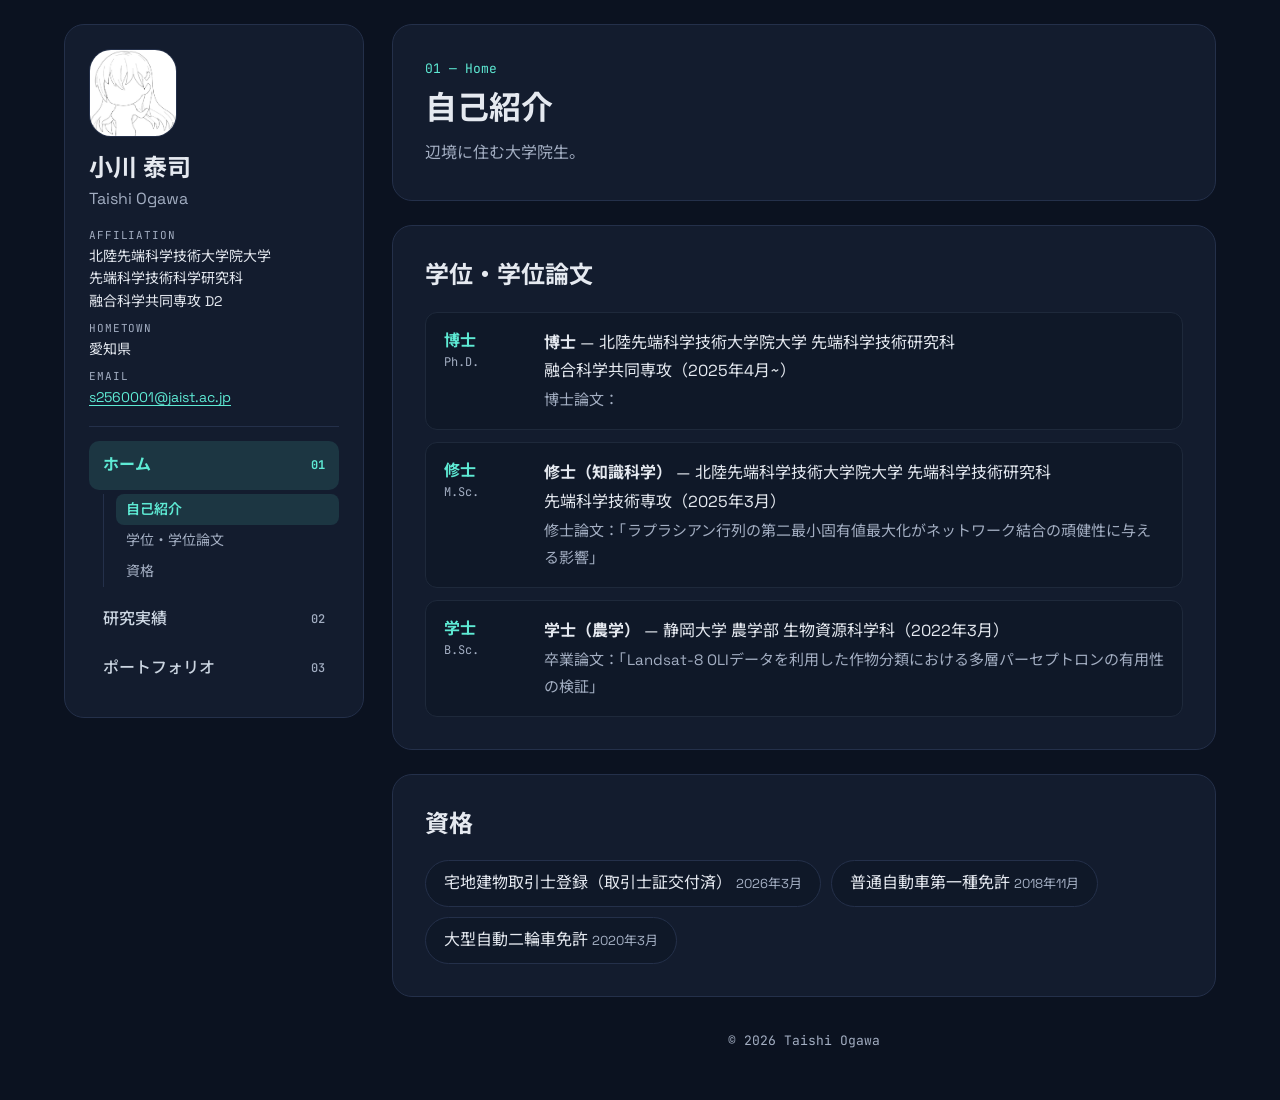
<file: index.html>
<!doctype html>
<html lang="ja">
<head>
  <meta charset="utf-8">
  <meta name="viewport" content="width=device-width, initial-scale=1">
  <title>小川 泰司 (Taishi Ogawa) | JAIST ネットワーク科学</title>
  <meta name="description" content="北陸先端科学技術大学院大学（JAIST）融合科学共同専攻 博士後期課程の小川泰司（Taishi Ogawa）の個人サイト。ネットワーク科学・ネットワークの頑健性に関する研究、学位、資格を掲載しています。">
  <link rel="canonical" href="https://sayo-hina0320.github.io/">
  <!-- SNSで共有したときの表示（OGP） -->
  <meta property="og:type" content="profile">
  <meta property="og:site_name" content="小川 泰司 (Taishi Ogawa)">
  <meta property="og:title" content="小川 泰司 (Taishi Ogawa) | JAIST ネットワーク科学">
  <meta property="og:description" content="北陸先端科学技術大学院大学（JAIST）融合科学共同専攻 博士後期課程の小川泰司（Taishi Ogawa）の個人サイト。ネットワーク科学・ネットワークの頑健性に関する研究、学位、資格を掲載しています。">
  <meta property="og:url" content="https://sayo-hina0320.github.io/">
  <meta property="og:image" content="https://sayo-hina0320.github.io/assets/img/my_photo.jpg">
  <meta property="og:locale" content="ja_JP">
  <meta name="twitter:card" content="summary">
  <!-- 検索エンジン向けの人物情報（構造化データ）。researchmap などのURLができたら sameAs の [ ] の中に "URL" をカンマ区切りで追加 -->
  <script type="application/ld+json">
  {
    "@context": "https://schema.org",
    "@type": "Person",
    "name": "小川 泰司",
    "alternateName": ["Taishi Ogawa", "小川泰司"],
    "url": "https://sayo-hina0320.github.io/",
    "image": "https://sayo-hina0320.github.io/assets/img/my_photo.jpg",
    "jobTitle": "博士後期課程2年",
    "affiliation": {
      "@type": "CollegeOrUniversity",
      "name": "北陸先端科学技術大学院大学",
      "alternateName": "JAIST",
      "url": "https://www.jaist.ac.jp/",
      "department": { "@type": "Organization", "name": "先端科学技術研究科 融合科学共同専攻" }
    },
    "knowsAbout": ["ネットワーク科学", "Network Science", "複雑ネットワーク", "Complex Networks", "ネットワークの頑健性", "Network Robustness"],
    "memberOf": { "@type": "Organization", "name": "電子情報通信学会" },
    "sameAs": []
  }
  </script>
  <link rel="preconnect" href="https://fonts.googleapis.com">
  <link rel="preconnect" href="https://fonts.gstatic.com" crossorigin>
  <link href="https://fonts.googleapis.com/css2?family=Space+Grotesk:wght@400;500;700&family=JetBrains+Mono:wght@400;500&family=Noto+Sans+JP:wght@400;500;700&display=swap" rel="stylesheet">
  <link rel="stylesheet" href="assets/css/style.css">
</head>
<body data-page="home">
  <a class="skip-link" href="#main">本文へスキップ</a>
  <nav id="mobile-bar" class="mobile-bar" aria-label="メインメニュー（スマホ）"></nav>

  <div class="layout">
    <aside id="sidebar" class="sidebar">
      <noscript><a href="index.html">ホーム</a> / <a href="research.html">研究実績</a> / <a href="portfolio.html">ポートフォリオ</a></noscript>
    </aside>

    <main id="main" class="content">

      <!-- ===== 自己紹介 ===== -->
      <section id="about" class="card" data-nav="自己紹介">
        <p class="eyebrow">01 — Home</p>
        <h2 class="page-title">自己紹介</h2>
        <p class="lead">辺境に住む大学院生。</p>
      </section>

      <!-- ===== 学位・学位論文 ===== -->
      <section id="degrees" class="card" data-nav="学位・学位論文">
        <h2 class="card-title">学位・学位論文</h2>
        <div class="degree-list">
          <div class="degree">
            <span class="degree-label">博士<small>Ph.D.</small></span>
            <div class="degree-body">
              <p><strong>博士</strong> — 北陸先端科学技術大学院大学 先端科学技術研究科<br>融合科学共同専攻（2025年4月~）</p>
              <p class="thesis">博士論文：</p>
            </div>
          </div>
          <div class="degree">
            <span class="degree-label">修士<small>M.Sc.</small></span>
            <div class="degree-body">
              <p><strong>修士（知識科学）</strong> — 北陸先端科学技術大学院大学 先端科学技術研究科<br>先端科学技術専攻（2025年3月）</p>
              <p class="thesis">修士論文：「ラプラシアン行列の第二最小固有値最大化がネットワーク結合の頑健性に与える影響」</p>
            </div>
          </div>
          <div class="degree">
            <span class="degree-label">学士<small>B.Sc.</small></span>
            <div class="degree-body">
              <p><strong>学士（農学）</strong> — 静岡大学 農学部 生物資源科学科（2022年3月）</p>
              <p class="thesis">卒業論文：「Landsat-8 OLIデータを利用した作物分類における多層パーセプトロンの有用性の検証」</p>
            </div>
          </div>
        </div>
      </section>

      <!-- ===== 資格 ===== -->
      <section id="certifications" class="card" data-nav="資格">
        <h2 class="card-title">資格</h2>
        <!-- 資格を追加するときは <li>〜</li> を1行コピーしてください -->
        <ul class="chips">
          <li>宅地建物取引士登録（取引士証交付済）<span class="year">2026年3月</span></li>
          <li>普通自動車第一種免許<span class="year">2018年11月</span></li>
          <li>大型自動二輪車免許<span class="year">2020年3月</span></li>
        </ul>
      </section>

      <footer id="footer" class="footer"></footer>
    </main>
  </div>

  <script src="assets/js/profile.js"></script>
  <script src="assets/js/main.js"></script>
</body>
</html>
</file>
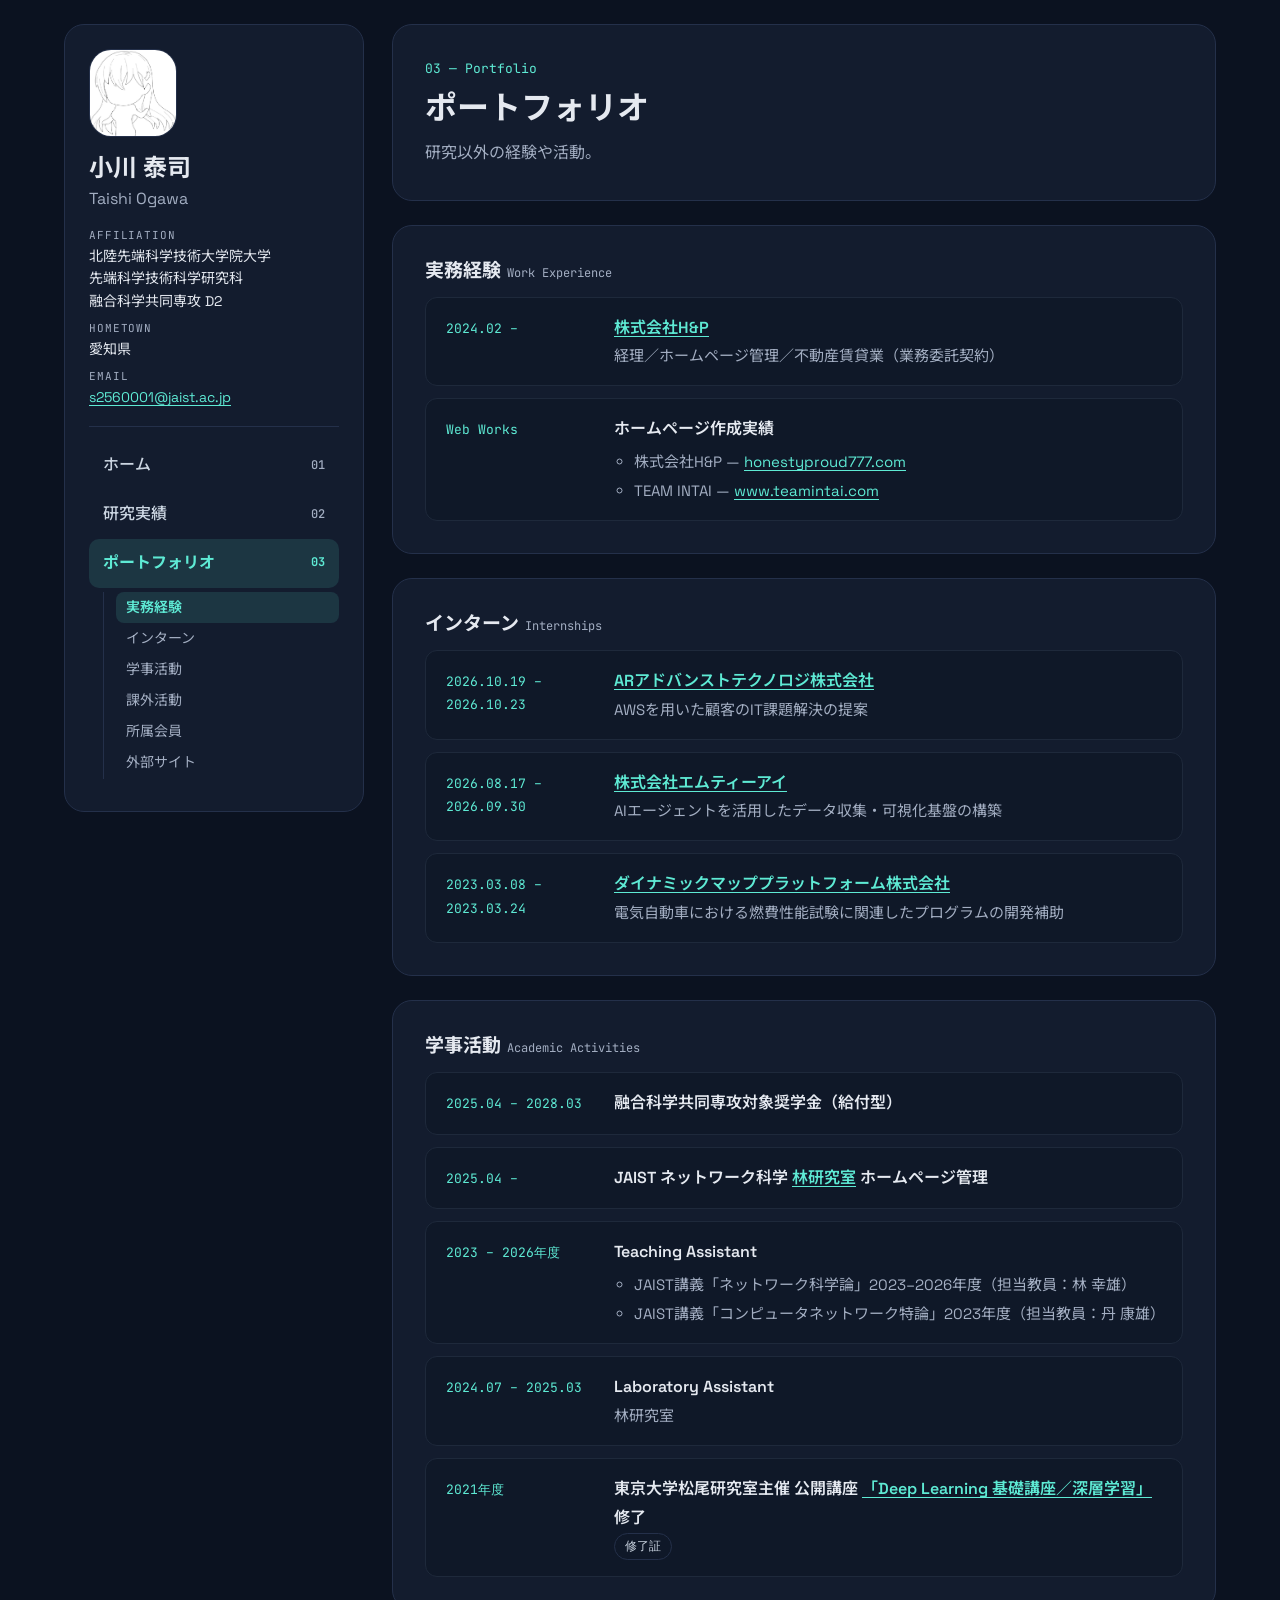
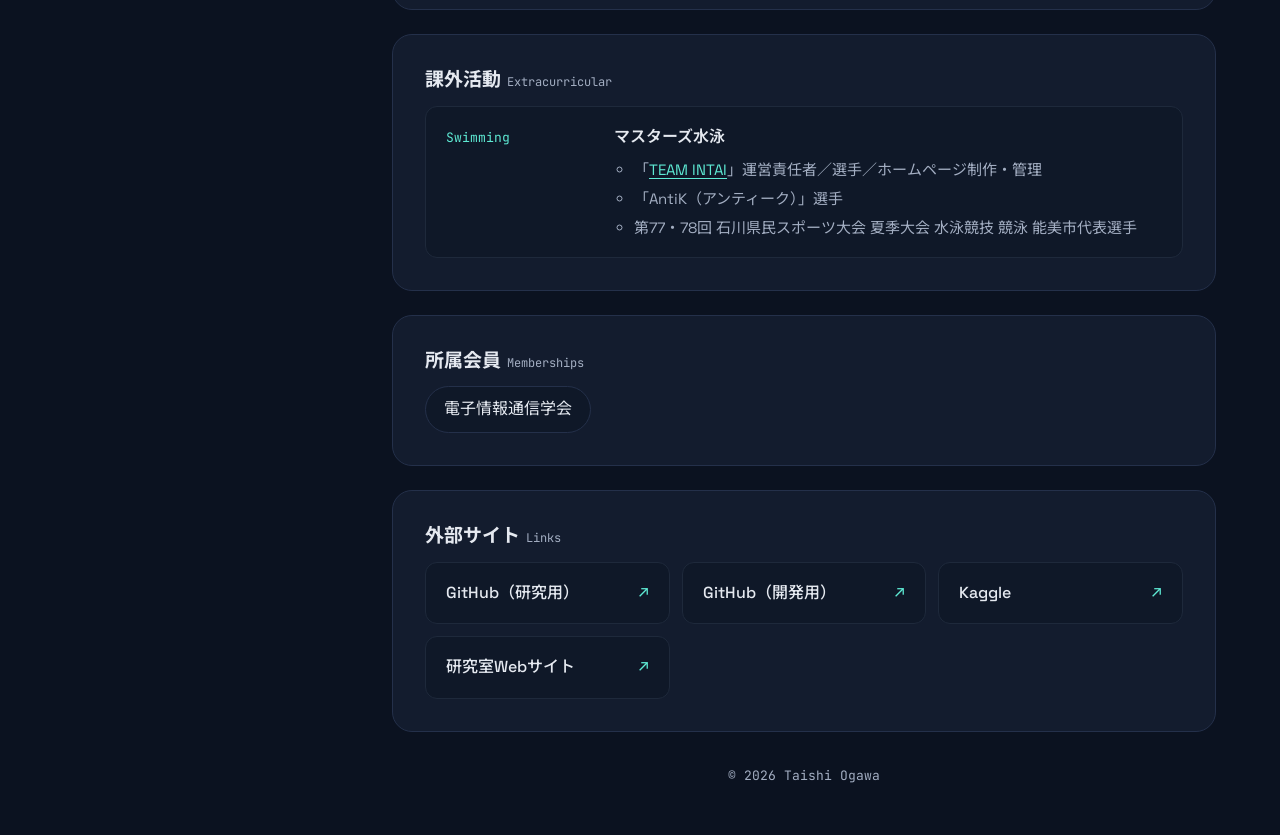
<file: portfolio.html>
<!doctype html>
<html lang="ja">
<head>
  <meta charset="utf-8">
  <meta name="viewport" content="width=device-width, initial-scale=1">
  <title>ポートフォリオ | 小川 泰司 (Taishi Ogawa)</title>
  <meta name="description" content="小川泰司（Taishi Ogawa, JAIST）のポートフォリオ。実務経験、インターン、TA などの学事活動、課外活動、所属学会、外部リンクを掲載しています。">
  <link rel="canonical" href="https://sayo-hina0320.github.io/portfolio.html">
  <!-- SNSで共有したときの表示（OGP） -->
  <meta property="og:type" content="website">
  <meta property="og:site_name" content="小川 泰司 (Taishi Ogawa)">
  <meta property="og:title" content="ポートフォリオ | 小川 泰司 (Taishi Ogawa)">
  <meta property="og:description" content="小川泰司（Taishi Ogawa, JAIST）のポートフォリオ。実務経験、インターン、TA などの学事活動、課外活動、所属学会、外部リンクを掲載しています。">
  <meta property="og:url" content="https://sayo-hina0320.github.io/portfolio.html">
  <meta property="og:image" content="https://sayo-hina0320.github.io/assets/img/my_photo.jpg">
  <meta property="og:locale" content="ja_JP">
  <meta name="twitter:card" content="summary">
  <link rel="preconnect" href="https://fonts.googleapis.com">
  <link rel="preconnect" href="https://fonts.gstatic.com" crossorigin>
  <link href="https://fonts.googleapis.com/css2?family=Space+Grotesk:wght@400;500;700&family=JetBrains+Mono:wght@400;500&family=Noto+Sans+JP:wght@400;500;700&display=swap" rel="stylesheet">
  <link rel="stylesheet" href="assets/css/style.css">
</head>
<body data-page="portfolio">
  <a class="skip-link" href="#main">本文へスキップ</a>
  <nav id="mobile-bar" class="mobile-bar" aria-label="メインメニュー（スマホ）"></nav>

  <div class="layout">
    <aside id="sidebar" class="sidebar">
      <noscript><a href="index.html">ホーム</a> / <a href="research.html">研究実績</a> / <a href="portfolio.html">ポートフォリオ</a></noscript>
    </aside>

    <main id="main" class="content">

      <section class="card">
        <p class="eyebrow">03 — Portfolio</p>
        <h2 class="page-title">ポートフォリオ</h2>
        <p class="lead">研究以外の経験や活動。</p>
      </section>

      <!-- ===== 実務経験 ===== -->
      <section id="work" class="card" data-nav="実務経験">
        <h2 class="sub-title">実務経験<span class="en">Work Experience</span></h2>
        <ul class="timeline">
          <li>
            <span class="period">2024.02 –</span>
            <div class="body">
              <p class="org"><a href="https://honestyproud777.com/" target="_blank" rel="noopener">株式会社H&amp;P</a></p>
              <p class="desc">経理／ホームページ管理／不動産賃貸業（業務委託契約）</p>
            </div>
          </li>
          <li>
            <span class="period">Web Works</span>
            <div class="body">
              <p class="org">ホームページ作成実績</p>
              <ul class="plain-list desc">
                <li>株式会社H&amp;P — <a href="https://honestyproud777.com" target="_blank" rel="noopener">honestyproud777.com</a></li>
                <li>TEAM INTAI — <a href="https://www.teamintai.com" target="_blank" rel="noopener">www.teamintai.com</a></li>
              </ul>
            </div>
          </li>
        </ul>
      </section>

      <!-- ===== インターン ===== -->
      <section id="internship" class="card" data-nav="インターン">
        <h2 class="sub-title">インターン<span class="en">Internships</span></h2>
        <ul class="timeline">
          <li>
            <span class="period">2026.10.19 – 2026.10.23</span>
            <div class="body">
              <p class="org"><a href="https://ari-jp.com/" target="_blank" rel="noopener">ARアドバンストテクノロジ株式会社</a></p>
              <p class="desc">AWSを用いた顧客のIT課題解決の提案</p>
            </div>
          </li>
          <li>
            <span class="period">2026.08.17 – 2026.09.30</span>
            <div class="body">
              <p class="org"><a href="https://www.mti.co.jp/" target="_blank" rel="noopener">株式会社エムティーアイ</a></p>
              <p class="desc">AIエージェントを活用したデータ収集・可視化基盤の構築</p>
            </div>
          </li>
          <li>
            <span class="period">2023.03.08 – 2023.03.24</span>
            <div class="body">
              <p class="org"><a href="https://www.dynamic-maps.co.jp/" target="_blank" rel="noopener">ダイナミックマッププラットフォーム株式会社</a></p>
              <p class="desc">電気自動車における燃費性能試験に関連したプログラムの開発補助</p>
            </div>
          </li>
        </ul>
      </section>

      <!-- ===== 学事活動 ===== -->
      <section id="academic" class="card" data-nav="学事活動">
        <h2 class="sub-title">学事活動<span class="en">Academic Activities</span></h2>
        <ul class="timeline">
          <li>
            <span class="period">2025.04 – 2028.03</span>
            <div class="body">
              <p class="org">融合科学共同専攻対象奨学金（給付型）</p>
            </div>
          </li>
          <li>
            <span class="period">2025.04 –</span>
            <div class="body">
              <p class="org">JAIST ネットワーク科学 <a href="https://ds9.jaist.ac.jp/" target="_blank" rel="noopener">林研究室</a> ホームページ管理</p>
            </div>
          </li>
          <li>
            <span class="period">2023 – 2026年度</span>
            <div class="body">
              <p class="org">Teaching Assistant</p>
              <ul class="plain-list desc">
                <li>JAIST講義「ネットワーク科学論」2023–2026年度（担当教員：林 幸雄）</li>
                <li>JAIST講義「コンピュータネットワーク特論」2023年度（担当教員：丹 康雄）</li>
              </ul>
            </div>
          </li>
          <li>
            <span class="period">2024.07 – 2025.03</span>
            <div class="body">
              <p class="org">Laboratory Assistant</p>
              <p class="desc">林研究室</p>
            </div>
          </li>
          <li>
            <span class="period">2021年度</span>
            <div class="body">
              <p class="org">東京大学松尾研究室主催 公開講座 <a href="https://deeplearning.jp/lectures/dlb2021/" target="_blank" rel="noopener">「Deep Learning 基礎講座／深層学習」</a> 修了</p>
              <p class="pub-links"><a class="tag" href="https://drive.google.com/file/d/1dQVHRZHRpOtZf7r0ILE9ghtz9gCQue0J/view?usp=sharing" target="_blank" rel="noopener">修了証</a></p>
            </div>
          </li>
        </ul>
      </section>

      <!-- ===== 課外活動 ===== -->
      <section id="extracurricular" class="card" data-nav="課外活動">
        <h2 class="sub-title">課外活動<span class="en">Extracurricular</span></h2>
        <ul class="timeline">
          <li>
            <span class="period">Swimming</span>
            <div class="body">
              <p class="org">マスターズ水泳</p>
              <ul class="plain-list desc">
                <li>「<a href="https://www.teamintai.com/" target="_blank" rel="noopener">TEAM INTAI</a>」運営責任者／選手／ホームページ制作・管理</li>
                <li>「AntiK（アンティーク）」選手</li>
                <li>第77・78回 石川県民スポーツ大会 夏季大会 水泳競技 競泳 能美市代表選手</li>
              </ul>
            </div>
          </li>
        </ul>
      </section>

      <!-- ===== 所属会員 ===== -->
      <section id="memberships" class="card" data-nav="所属会員">
        <h2 class="sub-title">所属会員<span class="en">Memberships</span></h2>
        <ul class="chips">
          <li>電子情報通信学会</li>
        </ul>
      </section>

      <!-- ===== 外部サイト ===== -->
      <section id="links" class="card" data-nav="外部サイト">
        <h2 class="sub-title">外部サイト<span class="en">Links</span></h2>
        <!-- href="#" の # を、各サイトのURLに書き換えてください -->
        <div class="link-grid">
          <a class="link-card" href="https://github.com/ot0620" target="_blank" rel="noopener">GitHub（研究用）<span class="arrow" aria-hidden="true">↗</span></a>
          <a class="link-card" href="https://github.com/sayo-hina0320" target="_blank" rel="noopener">GitHub（開発用）<span class="arrow" aria-hidden="true">↗</span></a>
          <a class="link-card" href="https://www.kaggle.com/decr0s" target="_blank" rel="noopener">Kaggle<span class="arrow" aria-hidden="true">↗</span></a>
          <a class="link-card" href="https://ds9.jaist.ac.jp/" target="_blank" rel="noopener">研究室Webサイト<span class="arrow" aria-hidden="true">↗</span></a>
        </div>
      </section>

      <footer id="footer" class="footer"></footer>
    </main>
  </div>

  <script src="assets/js/profile.js"></script>
  <script src="assets/js/main.js"></script>
</body>
</html>
</file>
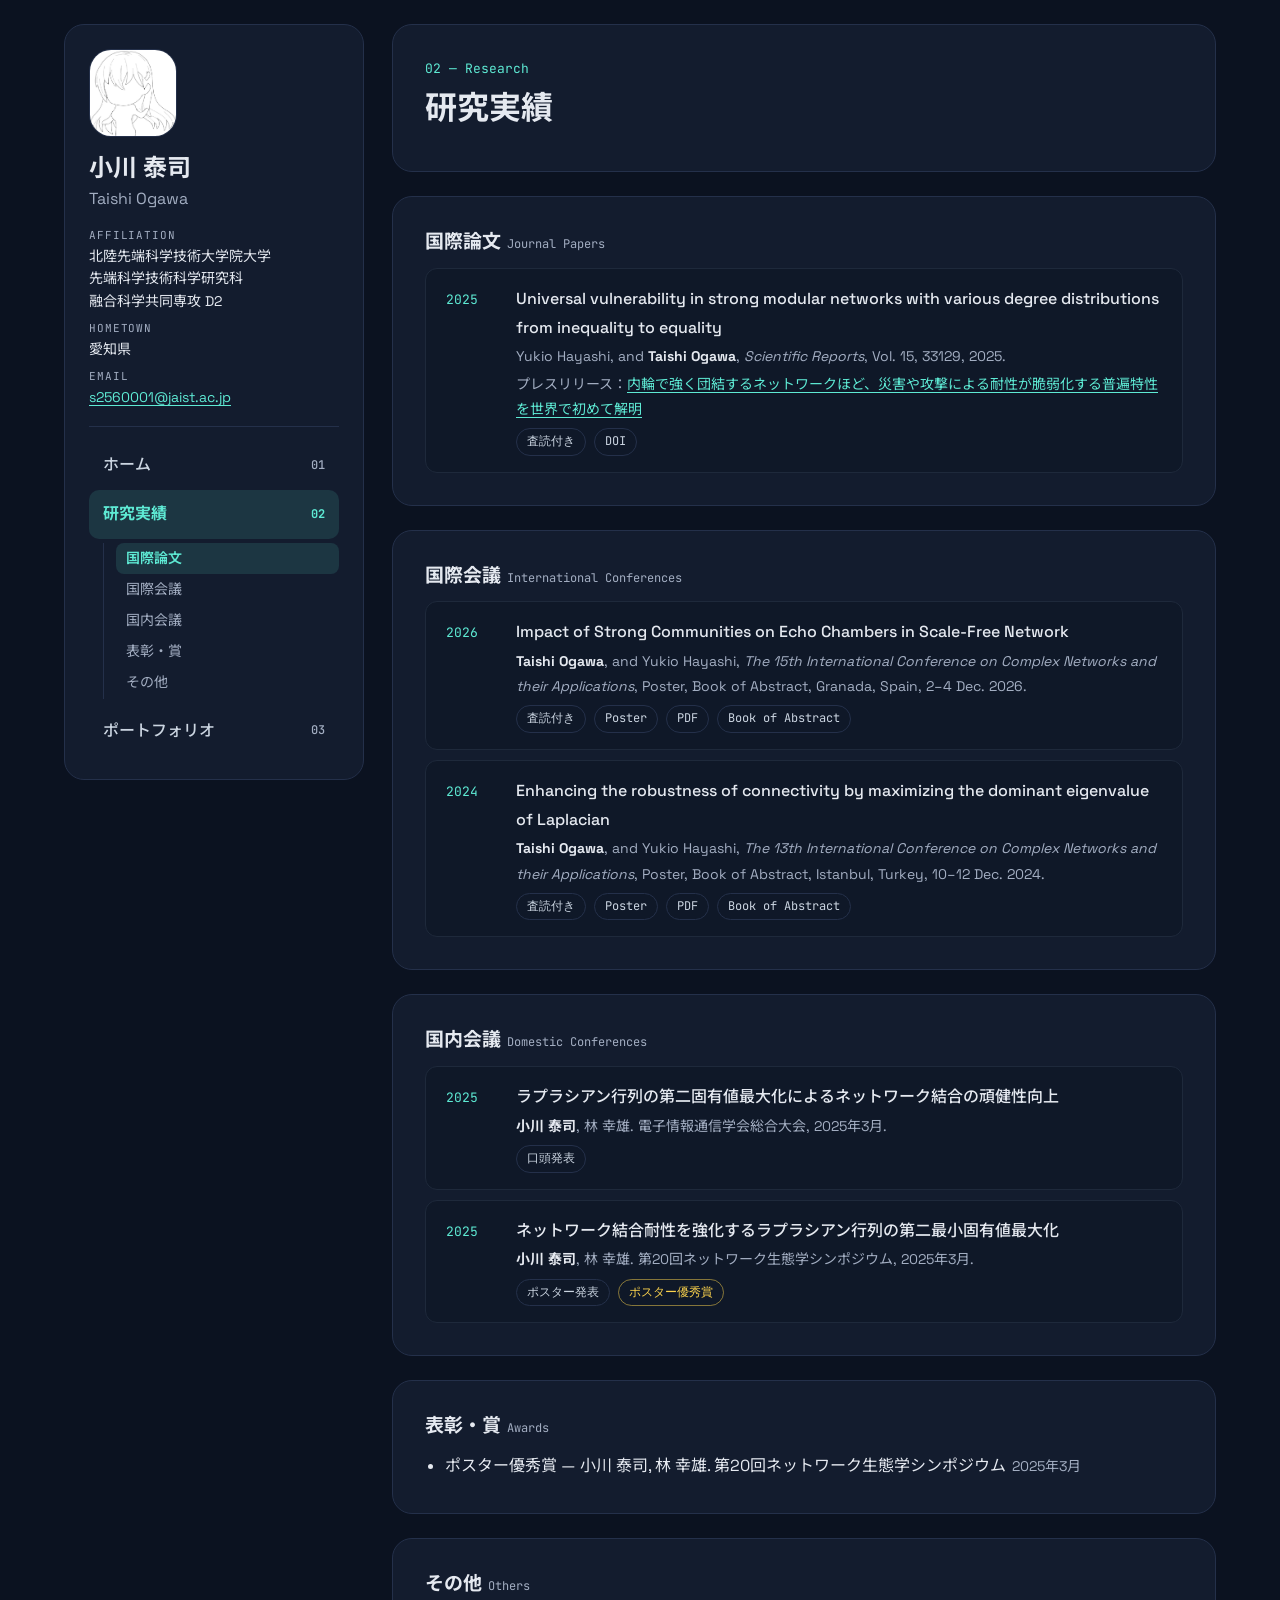
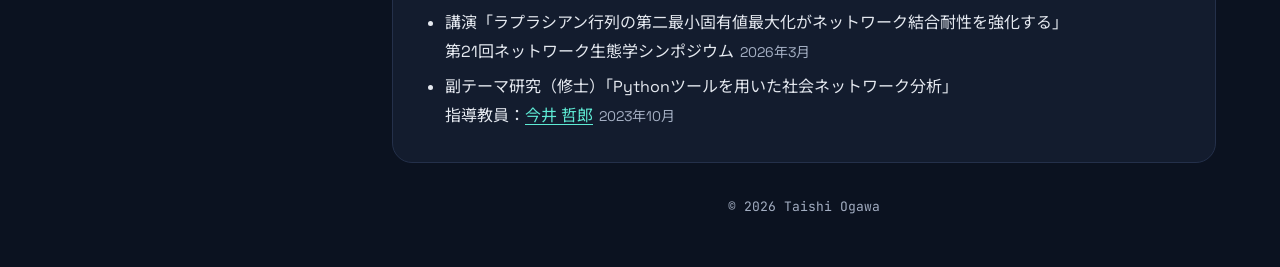
<file: research.html>
<!doctype html>
<html lang="ja">
<head>
  <meta charset="utf-8">
  <meta name="viewport" content="width=device-width, initial-scale=1">
  <title>研究実績 | 小川 泰司 (Taishi Ogawa)</title>
  <meta name="description" content="小川泰司（Taishi Ogawa, JAIST）の研究実績。Scientific Reports 掲載論文、国際会議 Complex Networks 2024、電子情報通信学会総合大会などの発表、受賞歴を掲載しています。">
  <link rel="canonical" href="https://sayo-hina0320.github.io/research.html">
  <!-- SNSで共有したときの表示（OGP） -->
  <meta property="og:type" content="website">
  <meta property="og:site_name" content="小川 泰司 (Taishi Ogawa)">
  <meta property="og:title" content="研究実績 | 小川 泰司 (Taishi Ogawa)">
  <meta property="og:description" content="小川泰司（Taishi Ogawa, JAIST）の研究実績。Scientific Reports 掲載論文、国際会議 Complex Networks 2024、電子情報通信学会総合大会などの発表、受賞歴を掲載しています。">
  <meta property="og:url" content="https://sayo-hina0320.github.io/research.html">
  <meta property="og:image" content="https://sayo-hina0320.github.io/assets/img/my_photo.jpg">
  <meta property="og:locale" content="ja_JP">
  <meta name="twitter:card" content="summary">
  <link rel="preconnect" href="https://fonts.googleapis.com">
  <link rel="preconnect" href="https://fonts.gstatic.com" crossorigin>
  <link href="https://fonts.googleapis.com/css2?family=Space+Grotesk:wght@400;500;700&family=JetBrains+Mono:wght@400;500&family=Noto+Sans+JP:wght@400;500;700&display=swap" rel="stylesheet">
  <link rel="stylesheet" href="assets/css/style.css">
</head>
<body data-page="research">
  <a class="skip-link" href="#main">本文へスキップ</a>
  <nav id="mobile-bar" class="mobile-bar" aria-label="メインメニュー（スマホ）"></nav>

  <div class="layout">
    <aside id="sidebar" class="sidebar">
      <noscript><a href="index.html">ホーム</a> / <a href="research.html">研究実績</a> / <a href="portfolio.html">ポートフォリオ</a></noscript>
    </aside>

    <main id="main" class="content">

      <section class="card">
        <p class="eyebrow">02 — Research</p>
        <h2 class="page-title">研究実績</h2>
        <p class="lead"></p>
      </section>

      <!--
        ===== 業績の書き方 =====
        1件追加するときは <li class="pub"> 〜 </li> のまとまりを丸ごとコピーして、新しい順に並べてください。
        自分の名前は <span class="me">〜</span> で囲むと強調表示されます。
        リンクが不要なら <p class="pub-links"> の行を消してください。
      -->

      <!-- ===== 国際論文 ===== -->
      <section id="journals" class="card" data-nav="国際論文">
        <h2 class="sub-title">国際論文<span class="en">Journal Papers</span></h2>
        <ol class="pub-list">
          <li class="pub">
            <span class="pub-year">2025</span>
            <div class="pub-body">
              <p class="pub-title">Universal vulnerability in strong modular networks with various degree distributions from inequality to equality</p>
              <p class="pub-meta">Yukio Hayashi, and <span class="me">Taishi Ogawa</span>, <em>Scientific Reports</em>, Vol. 15, 33129, 2025.</p>
              <p class="pub-meta">プレスリリース：<a href="https://www.jaist.ac.jp/whatsnew/press/2025/10/16-1.html" target="_blank" rel="noopener">内輪で強く団結するネットワークほど、災害や攻撃による耐性が脆弱化する普遍特性を世界で初めて解明</a></p>
              <p class="pub-links"><span class="tag">査読付き</span><a class="tag" href="https://doi.org/10.1038/s41598-025-17794-5" target="_blank" rel="noopener">DOI</a></p>
            </div>
          </li>
        </ol>
      </section>

      <!-- ===== 国際会議 ===== -->
      <section id="intl-conf" class="card" data-nav="国際会議">
        <h2 class="sub-title">国際会議<span class="en">International Conferences</span></h2>
        <ol class="pub-list">
          <li class="pub">
            <span class="pub-year">2026</span>
            <div class="pub-body">
              <p class="pub-title">Impact of Strong Communities on Echo Chambers in Scale-Free Network</p>
              <p class="pub-meta"><span class="me">Taishi Ogawa</span>, and Yukio Hayashi, <em>The 15th International Conference on Complex Networks and their Applications</em>, Poster, Book of Abstract, Granada, Spain, 2–4 Dec. 2026.</p>
              <p class="pub-links"><span class="tag">査読付き</span><span class="tag">Poster</span><a class="tag" href="" target="_blank" rel="noopener">PDF</a><a class="tag" href="" target="_blank" rel="noopener">Book of Abstract</a></p>
            </div>
          </li>
          <li class="pub">
            <span class="pub-year">2024</span>
            <div class="pub-body">
              <p class="pub-title">Enhancing the robustness of connectivity by maximizing the dominant eigenvalue of Laplacian</p>
              <p class="pub-meta"><span class="me">Taishi Ogawa</span>, and Yukio Hayashi, <em>The 13th International Conference on Complex Networks and their Applications</em>, Poster, Book of Abstract, Istanbul, Turkey, 10–12 Dec. 2024.</p>
              <p class="pub-links"><span class="tag">査読付き</span><span class="tag">Poster</span><a class="tag" href="https://drive.google.com/file/d/1zN-fCf-wXrj7X7VVPWJepYw35rlrWqSK/view?usp=sharing" target="_blank" rel="noopener">PDF</a><a class="tag" href="https://complexnetworks.org/wp-content/uploads/2024/12/Booklet2024_Content.pdf" target="_blank" rel="noopener">Book of Abstract</a></p>
            </div>
          </li>
        </ol>
      </section>

      <!-- ===== 国内会議 ===== -->
      <section id="domestic-conf" class="card" data-nav="国内会議">
        <h2 class="sub-title">国内会議<span class="en">Domestic Conferences</span></h2>
        <ol class="pub-list">
          <li class="pub">
            <span class="pub-year">2025</span>
            <div class="pub-body">
              <p class="pub-title">ラプラシアン行列の第二固有値最大化によるネットワーク結合の頑健性向上</p>
              <p class="pub-meta"><span class="me">小川 泰司</span>, 林 幸雄. 電子情報通信学会総合大会, 2025年3月.</p>
              <p class="pub-links"><span class="tag">口頭発表</span></p>
            </div>
          </li>
          <li class="pub">
            <span class="pub-year">2025</span>
            <div class="pub-body">
              <p class="pub-title">ネットワーク結合耐性を強化するラプラシアン行列の第二最小固有値最大化</p>
              <p class="pub-meta"><span class="me">小川 泰司</span>, 林 幸雄. 第20回ネットワーク生態学シンポジウム, 2025年3月.</p>
              <p class="pub-links"><span class="tag">ポスター発表</span><span class="tag award">ポスター優秀賞</span></p>
            </div>
          </li>
        </ol>
      </section>

      <!-- ===== 表彰・賞 ===== -->
      <section id="awards" class="card" data-nav="表彰・賞">
        <h2 class="sub-title">表彰・賞<span class="en">Awards</span></h2>
        <ul class="plain-list">
          <li>ポスター優秀賞 — 小川 泰司, 林 幸雄. 第20回ネットワーク生態学シンポジウム<span class="date">2025年3月</span></li>
        </ul>
      </section>

      <!-- ===== その他 ===== -->
      <section id="others" class="card" data-nav="その他">
        <h2 class="sub-title">その他<span class="en">Others</span></h2>
        <ul class="plain-list">
          <li>講演「ラプラシアン行列の第二最小固有値最大化がネットワーク結合耐性を強化する」<br>第21回ネットワーク生態学シンポジウム</a><span class="date">2026年3月</span></li>
          <li>副テーマ研究（修士）「Pythonツールを用いた社会ネットワーク分析」<br>指導教員：<a href="https://www.idsci.nagasaki-u.ac.jp/research/faculty-list/staff36" target="_blank" rel="noopener">今井 哲郎</a><span class="date">2023年10月</span></li>
        </ul>
      </section>

      <footer id="footer" class="footer"></footer>
    </main>
  </div>

  <script src="assets/js/profile.js"></script>
  <script src="assets/js/main.js"></script>
</body>
</html>
</file>
<file: assets/css/style.css>
/* =========================================================
   個人サイト 共通スタイル
   色を変えたいときは :root の変数だけ書き換えればOKです
   ========================================================= */
:root {
  --bg: #0B1220;          /* ページ背景 */
  --surface: #131C2E;     /* カード背景 */
  --surface-2: #0F1828;   /* カード内の項目背景 */
  --border: #24304A;      /* 枠線 */
  --border-soft: #1E293B;
  --text: #E5E9F0;        /* 本文 */
  --text-sub: #CBD5E1;
  --muted: #A3AEC2;       /* 補足テキスト */
  --accent: #5EEAD4;      /* アクセントカラー */
  --accent-hover: #99F6E4;
  --accent-soft: rgba(94, 234, 212, 0.12);
  --radius-lg: 20px;
  --radius-md: 14px;
  --radius-sm: 12px;
  --font: "Space Grotesk", "Noto Sans JP", system-ui, sans-serif;
  --mono: "JetBrains Mono", ui-monospace, monospace;
}

*, *::before, *::after { box-sizing: border-box; }
html { scroll-behavior: smooth; scroll-padding-top: 24px; }
body {
  margin: 0;
  background: var(--bg);
  color: var(--text);
  font-family: var(--font);
  font-size: 16px;
  line-height: 1.8;
  -webkit-font-smoothing: antialiased;
}
a { color: var(--accent); text-underline-offset: 3px; }
a:hover { color: var(--accent-hover); }
img { max-width: 100%; display: block; }
h1, h2, h3 { line-height: 1.4; }
:focus-visible { outline: 2px solid var(--accent); outline-offset: 2px; border-radius: 6px; }

.skip-link {
  position: absolute; left: -9999px; top: 8px;
  background: var(--accent); color: var(--bg); padding: 8px 14px; border-radius: 8px; z-index: 100;
}
.skip-link:focus { left: 8px; }

/* ---------- レイアウト ---------- */
.layout {
  max-width: 1200px;
  margin: 0 auto;
  padding: 24px 24px 0;
  display: grid;
  grid-template-columns: 300px minmax(0, 1fr);
  gap: 28px;
  align-items: start;
}
.content { display: flex; flex-direction: column; gap: 24px; min-width: 0; padding-bottom: 40px; }

/* ---------- サイドバー（スクロール追従） ---------- */
.sidebar {
  position: sticky;
  top: 24px;
  max-height: calc(100vh - 48px);
  overflow-y: auto;
  background: var(--surface);
  border: 1px solid var(--border);
  border-radius: var(--radius-lg);
  padding: 24px;
  scrollbar-width: thin;
  scrollbar-color: var(--border) transparent;
}

.avatar {
  width: 88px; height: 88px; border-radius: 22px;
  background: #1B2740; border: 1px solid var(--border);
  display: flex; align-items: center; justify-content: center;
  color: var(--muted); font-size: 13px; overflow: hidden;
}
.avatar img { width: 100%; height: 100%; object-fit: cover; }
.profile-name { margin: 14px 0 0; font-size: 24px; }
.profile-name-en { margin: 0 0 14px; color: var(--muted); }
.profile-meta { margin: 0 0 18px; display: flex; flex-direction: column; gap: 8px; font-size: 14px; line-height: 1.6; }
.profile-meta dt { font-family: var(--mono); font-size: 11px; color: var(--muted); letter-spacing: 0.08em; }
.profile-meta dd { margin: 0; overflow-wrap: anywhere; }

.side-nav { border-top: 1px solid var(--border); padding-top: 14px; }
.side-nav ul { list-style: none; margin: 0; padding: 0; }
.nav-item > a {
  display: flex; justify-content: space-between; align-items: center;
  padding: 10px 14px; border-radius: 10px;
  color: var(--text-sub); text-decoration: none; font-weight: 500;
  transition: background .2s, color .2s;
}
.nav-item > a .num { font-family: var(--mono); font-size: 12px; color: var(--muted); }
.nav-item > a:hover { background: rgba(255, 255, 255, 0.04); color: var(--text); }
.nav-item.is-current > a { background: var(--accent-soft); color: var(--accent); font-weight: 700; }
.nav-item.is-current > a .num { color: var(--accent); }

/* 現在ページの見出しリンク（スクロール位置でハイライト） */
.sub-nav { margin: 4px 0 8px 14px; padding-left: 12px; border-left: 1px solid var(--border); }
.sub-nav a {
  display: block; padding: 3px 10px; border-radius: 8px;
  font-size: 14px; color: var(--muted); text-decoration: none;
  transition: color .2s, background .2s;
}
.sub-nav a:hover { color: var(--text); }
.sub-nav a.is-active { color: var(--accent); background: var(--accent-soft); font-weight: 600; }

/* ---------- スマホ用の上部バー ---------- */
.mobile-bar { display: none; }

/* ---------- カード ---------- */
.card {
  background: var(--surface);
  border: 1px solid var(--border);
  border-radius: var(--radius-lg);
  padding: 32px;
}
.eyebrow { margin: 0 0 6px; font-family: var(--mono); font-size: 13px; color: var(--accent); }
.page-title { margin: 0 0 8px; font-size: 32px; }
.lead { margin: 0; color: var(--muted); }
.card-title { margin: 0 0 20px; font-size: 24px; }
.sub-title { margin: 0 0 12px; font-size: 19px; }
.sub-title .en { font-family: var(--mono); font-size: 12px; color: var(--muted); font-weight: 400; margin-left: 6px; }
.block + .block { margin-top: 30px; }

/* 学位 */
.degree-list { display: flex; flex-direction: column; gap: 12px; }
.degree {
  display: flex; flex-wrap: wrap; gap: 6px 20px;
  padding: 16px 18px; background: var(--surface-2);
  border: 1px solid var(--border-soft); border-radius: var(--radius-sm);
}
.degree-label { flex: 0 0 80px; font-weight: 700; color: var(--accent); line-height: 1.5; }
.degree-label small { display: block; font-family: var(--mono); font-size: 12px; font-weight: 400; color: var(--muted); }
.degree-body { flex: 1 1 340px; min-width: 0; }
.degree-body p { margin: 0; }
.degree-body .thesis { color: var(--muted); font-size: 15px; }

/* 資格（チップ） */
.chips { margin: 0; padding: 0; list-style: none; display: flex; flex-wrap: wrap; gap: 10px; }
.chips li {
  padding: 8px 18px; border: 1px solid var(--border); border-radius: 999px; background: var(--surface-2);
}
.chips .year { color: var(--muted); font-size: 13px; margin-left: 4px; }

/* 業績リスト */
.pub-list { list-style: none; margin: 0; padding: 0; display: flex; flex-direction: column; gap: 10px; counter-reset: pub; }
.pub {
  padding: 16px 20px; background: var(--surface-2);
  border: 1px solid var(--border-soft); border-radius: var(--radius-sm);
  display: flex; flex-wrap: wrap; gap: 6px 18px;
}
.pub-year { flex: 0 0 52px; font-family: var(--mono); font-size: 13px; color: var(--accent); padding-top: 3px; }
.pub-body { flex: 1 1 360px; min-width: 0; }
.pub-title { margin: 0; font-weight: 500; }
.pub-meta { margin: 2px 0 0; color: var(--muted); font-size: 14px; }
.pub-meta .me { color: var(--text); font-weight: 700; }
.pub-links { margin: 6px 0 0; display: flex; flex-wrap: wrap; gap: 8px; }
.tag {
  font-family: var(--mono); font-size: 12px; padding: 2px 10px;
  border: 1px solid var(--border); border-radius: 999px; text-decoration: none; color: var(--text-sub);
}
a.tag:hover { border-color: var(--accent); color: var(--accent); }
.tag.award { border-color: rgba(252, 211, 77, 0.5); color: #FCD34D; }

/* シンプルな箇条書き */
.plain-list { margin: 0; padding-left: 20px; display: flex; flex-direction: column; gap: 6px; }
.plain-list .date { color: var(--muted); font-size: 14px; margin-left: 6px; }

/* グリッド */
.grid { display: grid; grid-template-columns: repeat(auto-fill, minmax(250px, 1fr)); gap: 14px; }
.tile {
  padding: 22px; background: var(--surface-2);
  border: 1px solid var(--border-soft); border-radius: var(--radius-md);
}
.tile .label { margin: 0; font-family: var(--mono); font-size: 11px; color: var(--muted); letter-spacing: 0.06em; }
.tile h3 { margin: 0 0 8px; font-size: 18px; }
.tile p { margin: 0; }
.tile .desc { color: var(--muted); font-size: 14px; margin-top: 4px; }

/* タイムライン（ポートフォリオ） */
.timeline { list-style: none; margin: 0; padding: 0; display: flex; flex-direction: column; gap: 12px; }
.timeline > li {
  display: flex; flex-wrap: wrap; gap: 6px 18px; padding: 16px 20px;
  background: var(--surface-2); border: 1px solid var(--border-soft); border-radius: var(--radius-sm);
}
.timeline .period { flex: 0 0 150px; font-family: var(--mono); font-size: 13px; color: var(--accent); padding-top: 3px; }
.timeline .body { flex: 1 1 320px; min-width: 0; }
.timeline .body p { margin: 0; }
.timeline .org { font-weight: 600; }
.timeline .desc { color: var(--muted); font-size: 15px; }
.timeline .plain-list { margin-top: 4px; gap: 2px; }

/* 外部リンク */
.link-grid { display: grid; grid-template-columns: repeat(auto-fill, minmax(220px, 1fr)); gap: 12px; }
.link-card {
  display: flex; justify-content: space-between; align-items: center; gap: 12px;
  padding: 16px 20px; min-height: 56px;
  background: var(--surface-2); border: 1px solid var(--border-soft); border-radius: var(--radius-sm);
  color: var(--text); text-decoration: none; font-weight: 500;
  transition: border-color .2s, transform .2s;
}
.link-card:hover { border-color: var(--accent); color: var(--text); transform: translateY(-2px); }
.link-card .arrow { color: var(--accent); font-family: var(--mono); }

.footer { text-align: center; color: var(--muted); font-size: 13px; padding: 8px 0; font-family: var(--mono); }

/* 画面の高さが低いPC（ノートPCなど）ではサイドバーを詰めて、メニューが切れないようにする */
@media (min-width: 881px) and (max-height: 780px) {
  .sidebar { top: 16px; max-height: calc(100vh - 32px); padding: 20px; }
  .layout { padding-top: 16px; }
  .avatar { float: left; width: 50px; height: 50px; border-radius: 14px; margin-right: 12px; font-size: 10px; }
  .profile-name { margin-top: 0; font-size: 20px; line-height: 1.35; }
  .profile-name-en { margin-bottom: 12px; font-size: 13px; line-height: 1.5; }
  .profile-meta { clear: both; gap: 4px; font-size: 13px; margin-bottom: 12px; }
  .side-nav { padding-top: 10px; }
  .nav-item > a { padding: 7px 12px; }
  .sub-nav a { padding: 1px 10px; font-size: 13px; }
}
@media (min-width: 881px) and (max-height: 660px) {
  .avatar, .profile-name-en, .profile-meta div:not(:last-child) { display: none; }
  .profile-name { margin: 0 0 6px; }
  .nav-item > a { padding: 6px 12px; }
}

/* ---------- スマホ・タブレット ---------- */
@media (max-width: 880px) {
  html { scroll-padding-top: 76px; }
  .mobile-bar {
    display: flex; position: sticky; top: 0; z-index: 50;
    background: rgba(11, 18, 32, 0.92);
    -webkit-backdrop-filter: blur(10px); backdrop-filter: blur(10px);
    border-bottom: 1px solid var(--border);
    padding: 10px 16px; gap: 6px; overflow-x: auto;
  }
  .mobile-bar a {
    flex: 1 0 auto; text-align: center; padding: 10px 14px; min-height: 44px;
    border-radius: 999px; text-decoration: none; color: var(--text-sub); font-size: 14px; font-weight: 500;
    border: 1px solid var(--border);
  }
  .mobile-bar a[aria-current="page"] { background: var(--accent); color: var(--bg); border-color: var(--accent); font-weight: 700; }

  .layout { grid-template-columns: minmax(0, 1fr); padding: 16px 16px 0; gap: 20px; }
  .sidebar { position: static; max-height: none; overflow: visible; padding: 24px; }
  .side-nav { display: none; }
  .profile-meta { margin-bottom: 0; }
  .card { padding: 24px 20px; }
  .page-title { font-size: 26px; }
}
@media (prefers-reduced-motion: reduce) {
  html { scroll-behavior: auto; }
  * { transition: none !important; }
}
</file>
